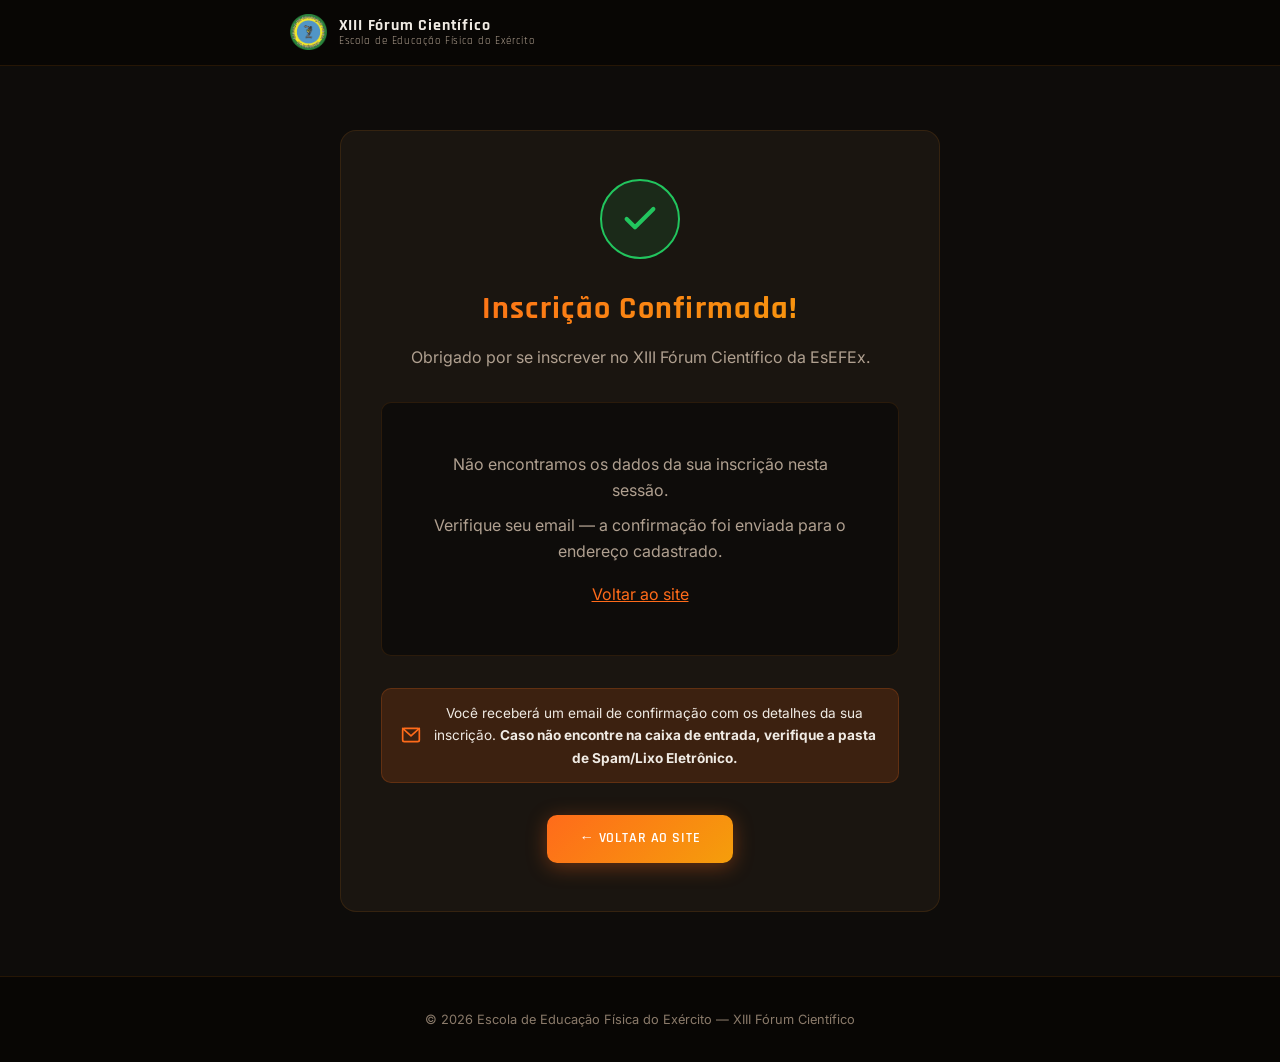
<file: inscricao-confirmada.html>
<!DOCTYPE html>
<html lang="pt-BR">
<head>
  <meta charset="UTF-8" />
  <meta name="viewport" content="width=device-width, initial-scale=1.0" />
  <title>Inscrição Confirmada — XIII Fórum Científico da EsEFEx</title>
  <meta name="description" content="Sua inscrição no XIII Fórum Científico da EsEFEx foi confirmada com sucesso." />
  <link rel="icon" type="image/png" href="Logo esefex.png" />
  <link rel="preconnect" href="https://fonts.googleapis.com" />
  <link rel="preconnect" href="https://fonts.gstatic.com" crossorigin />
  <link href="https://fonts.googleapis.com/css2?family=Rajdhani:wght@600;700&family=Inter:wght@400;500&display=swap" rel="stylesheet" />
  <style>
    :root {
      --bg:          #0e0c0a;
      --bg-2:        #131008;
      --bg-card:     #1a1510;
      --bg-card-h:   #211a12;
      --border:      rgba(220,120,20,.14);
      --border-h:    rgba(220,120,20,.40);
      --fire:        #ff6b1a;
      --fire-dim:    rgba(255,107,26,.15);
      --amber:       #f59e0b;
      --green:       #22c55e;
      --green-dim:   rgba(34,197,94,.12);
      --grad:        linear-gradient(135deg,#ff6b1a 0%,#f59e0b 100%);
      --text:        #f0ebe4;
      --text-dim:    #b0a090;
      --text-muted:  #8a7a6a;
      --font-head:   'Rajdhani', sans-serif;
      --font-body:   'Inter', sans-serif;
      --radius:      10px;
      --radius-lg:   16px;
      --shadow:      0 8px 32px rgba(0,0,0,.6);
      --trans:       .25s ease;
    }
    .skip-link {
      position:absolute;top:-100%;left:50%;transform:translateX(-50%);
      background:var(--fire);color:#0e0c0a;padding:.5rem 1.5rem;
      font-family:var(--font-head);font-weight:700;font-size:.9rem;
      border-radius:0 0 10px 10px;z-index:99999;text-decoration:none;transition:top .2s;
    }
    .skip-link:focus{top:0;}
    *, *::before, *::after { box-sizing: border-box; margin: 0; padding: 0; }
    html { scroll-behavior: smooth; }
    body {
      background: var(--bg);
      color: var(--text);
      font-family: var(--font-body);
      font-size: 16px;
      line-height: 1.65;
      -webkit-font-smoothing: antialiased;
      min-height: 100vh;
      display: flex;
      flex-direction: column;
    }
    img { display: block; max-width: 100%; }
    a { color: inherit; text-decoration: none; }
    .container { width: min(700px, 100% - 3rem); margin-inline: auto; }

    /* ── TOPBAR ── */
    .topbar {
      background: #080604;
      border-bottom: 1px solid var(--border);
      padding: .9rem 0;
    }
    .topbar__inner { display: flex; align-items: center; justify-content: space-between; gap: 1rem; }
    .topbar__brand { display: flex; align-items: center; gap: .75rem; }
    .topbar__logo { height: 36px; width: auto; }
    .topbar__title {
      font-family: var(--font-head); font-size: 1rem; font-weight: 700;
      letter-spacing: .05em; color: var(--text); line-height: 1.2;
    }
    .topbar__title span { display: block; font-size: .7rem; font-weight: 400; color: var(--text-dim); letter-spacing: .08em; }

    /* ── CONTENT ── */
    .confirm {
      flex: 1; display: flex; align-items: center; justify-content: center;
      padding: 4rem 0;
    }
    .confirm__card {
      background: var(--bg-card); border: 1px solid var(--border);
      border-radius: var(--radius-lg); padding: 3rem 2.5rem;
      text-align: center; max-width: 600px; width: 100%;
    }
    .confirm__icon {
      width: 80px; height: 80px; border-radius: 50%;
      background: var(--green-dim); border: 2px solid var(--green);
      display: flex; align-items: center; justify-content: center;
      margin: 0 auto 1.5rem;
    }
    .confirm__icon svg { width: 40px; height: 40px; stroke: var(--green); }
    .confirm__title {
      font-family: var(--font-head); font-size: 2rem; font-weight: 700;
      letter-spacing: .04em; margin-bottom: .5rem;
      background: var(--grad); -webkit-background-clip: text;
      -webkit-text-fill-color: transparent; background-clip: text;
    }
    .confirm__sub {
      color: var(--text-dim); font-size: 1rem; margin-bottom: 2rem;
    }

    /* Summary */
    .confirm__summary {
      background: var(--bg); border: 1px solid var(--border);
      border-radius: var(--radius); padding: 1.5rem;
      text-align: left; margin-bottom: 2rem;
    }
    .confirm__summary-title {
      font-family: var(--font-head); font-size: .85rem; font-weight: 600;
      letter-spacing: .08em; text-transform: uppercase; color: var(--text-dim);
      margin-bottom: 1rem;
    }
    .confirm__row {
      display: flex; justify-content: space-between; padding: .45rem 0;
      font-size: .9rem; border-bottom: 1px solid rgba(220,120,20,.06);
    }
    .confirm__row:last-child { border-bottom: none; }
    .confirm__row-label { color: var(--text-dim); }
    .confirm__row-value { font-weight: 500; }
    .confirm__row--total {
      border-top: 1px solid var(--border-h); margin-top: .5rem; padding-top: .75rem;
      font-family: var(--font-head); font-size: 1.1rem; font-weight: 700;
    }
    .confirm__row--total .confirm__row-value { color: var(--fire); }

    .confirm__email-notice {
      background: var(--fire-dim); border: 1px solid rgba(255,107,26,.2);
      border-radius: var(--radius); padding: .8rem 1.2rem;
      font-size: .85rem; color: var(--text); margin-bottom: 2rem;
      display: flex; align-items: center; gap: .6rem;
    }
    .confirm__email-notice svg { flex-shrink: 0; width: 20px; height: 20px; stroke: var(--fire); }

    .btn {
      display: inline-flex; align-items: center; gap: .5rem;
      font-family: var(--font-head); font-size: .9rem; font-weight: 600;
      letter-spacing: .06em; text-transform: uppercase;
      border-radius: var(--radius); padding: .75rem 2rem;
      border: none; cursor: pointer; transition: all var(--trans);
      background: var(--grad); color: #fff;
      box-shadow: 0 4px 20px rgba(255,107,26,.35);
    }
    .btn:hover { transform: translateY(-2px); box-shadow: 0 6px 28px rgba(255,107,26,.45); }

    /* ── FOOTER ── */
    .sub-footer {
      background: #080604; border-top: 1px solid var(--border);
      padding: 2rem 0; text-align: center;
      color: var(--text-muted); font-size: .8rem;
    }

    /* ── NO DATA STATE ── */
    .confirm__nodata {
      color: var(--text-dim); font-size: 1rem;
      padding: 2rem 0;
    }

    /* ── RESPONSIVE ── */
    @media (max-width: 768px) {
      .container { width: calc(100% - 2rem); }
      .topbar__title { font-size: .85rem; }
      .topbar__title span { font-size: .6rem; }
      .topbar__logo { height: 28px; }
      .confirm { padding: 2rem 0; }
      .confirm__card { padding: 2rem 1.25rem; }
      .confirm__icon { width: 64px; height: 64px; }
      .confirm__icon svg { width: 32px; height: 32px; }
      .confirm__title { font-size: 1.6rem; }
      .confirm__sub { font-size: .9rem; }
      .confirm__summary { padding: 1.25rem; }
      .confirm__row { flex-wrap: wrap; gap: .25rem; font-size: .85rem; }
      .confirm__row--total { font-size: 1rem; }
      .confirm__email-notice { font-size: .8rem; flex-direction: column; text-align: center; gap: .4rem; }
      .btn { font-size: .8rem; padding: .65rem 1.5rem; }
    }

    @media (max-width: 380px) {
      .confirm__card { padding: 1.5rem 1rem; }
      .confirm__title { font-size: 1.4rem; }
      .topbar__title span { display: none; }
    }
  </style>
</head>
<body>
  <a href="#confirmacao" class="skip-link">Pular para o conteúdo</a>

  <!-- ── TOPBAR ── -->
  <header class="topbar">
    <div class="container">
      <div class="topbar__inner">
        <a href="index.html" class="topbar__brand">
          <img src="Logo esefex.png" alt="EsEFEx" class="topbar__logo" />
          <div class="topbar__title">
            XIII Fórum Científico
            <span>Escola de Educação Física do Exército</span>
          </div>
        </a>
      </div>
    </div>
  </header>

  <!-- ── CONFIRM ── -->
  <main class="confirm" id="confirmacao">
    <div class="confirm__card" id="confirmCard">
      <div class="confirm__icon">
        <svg xmlns="http://www.w3.org/2000/svg" viewBox="0 0 24 24" fill="none" stroke-width="2.5" stroke-linecap="round" stroke-linejoin="round">
          <polyline points="20 6 9 17 4 12" />
        </svg>
      </div>
      <h1 class="confirm__title">Inscrição Confirmada!</h1>
      <p class="confirm__sub" id="confirmSub">Obrigado por se inscrever no XIII Fórum Científico da EsEFEx.</p>

      <div class="confirm__summary" id="confirmSummary">
        <p class="confirm__summary-title">Resumo da inscrição</p>
        <div id="summaryRows"></div>
      </div>

      <div class="confirm__email-notice">
        <svg xmlns="http://www.w3.org/2000/svg" viewBox="0 0 24 24" fill="none" stroke-width="2" stroke-linecap="round" stroke-linejoin="round">
          <rect x="2" y="4" width="20" height="16" rx="2" />
          <polyline points="22,4 12,13 2,4" />
        </svg>
        <span>Você receberá um email de confirmação com os detalhes da sua inscrição. <strong>Caso não encontre na caixa de entrada, verifique a pasta de Spam/Lixo Eletrônico.</strong></span>
      </div>

      <a href="index.html" class="btn">← Voltar ao site</a>
    </div>
  </main>

  <!-- ── FOOTER ── -->
  <footer class="sub-footer">
    <div class="container">
      <p>&copy; 2026 Escola de Educação Física do Exército — XIII Fórum Científico</p>
    </div>
  </footer>

  <script>
    const data = JSON.parse(sessionStorage.getItem('inscricao_data') || 'null');
    const summaryRows = document.getElementById('summaryRows');
    const confirmSub  = document.getElementById('confirmSub');

    if (data) {
      confirmSub.textContent = `Obrigado, ${data.nome.split(' ')[0]}! Sua inscrição no XIII Fórum Científico da EsEFEx foi confirmada.`;

      let html = '';
      html += `<div class="confirm__row"><span class="confirm__row-label">Nome</span><span class="confirm__row-value">${data.nome}</span></div>`;
      html += `<div class="confirm__row"><span class="confirm__row-label">Email</span><span class="confirm__row-value">${data.email}</span></div>`;

      data.items.forEach(item => {
        html += `<div class="confirm__row"><span class="confirm__row-label">${item.tipo} × ${item.quantidade}</span><span class="confirm__row-value">R$ ${(item.preco * item.quantidade).toFixed(2).replace('.', ',')}</span></div>`;
      });

      html += `<div class="confirm__row confirm__row--total"><span class="confirm__row-label">Total pago</span><span class="confirm__row-value">R$ ${data.total.toFixed(2).replace('.', ',')}</span></div>`;

      if (data.paymentId) {
        html += `<div class="confirm__row"><span class="confirm__row-label">ID do pagamento</span><span class="confirm__row-value">#${data.paymentId}</span></div>`;
      }

      summaryRows.innerHTML = html;
      sessionStorage.removeItem('inscricao_data');
    } else {
      document.getElementById('confirmSummary').innerHTML = '<div style="text-align:center;padding:1.5rem;color:var(--text-dim);"><p>Não encontramos os dados da sua inscrição nesta sessão.</p><p style="margin-top:.5rem;">Verifique seu email — a confirmação foi enviada para o endereço cadastrado.</p><a href="index.html" style="display:inline-block;margin-top:1rem;color:var(--fire);text-decoration:underline;">Voltar ao site</a></div>';
    }
  </script>

</body>
</html>
</file>
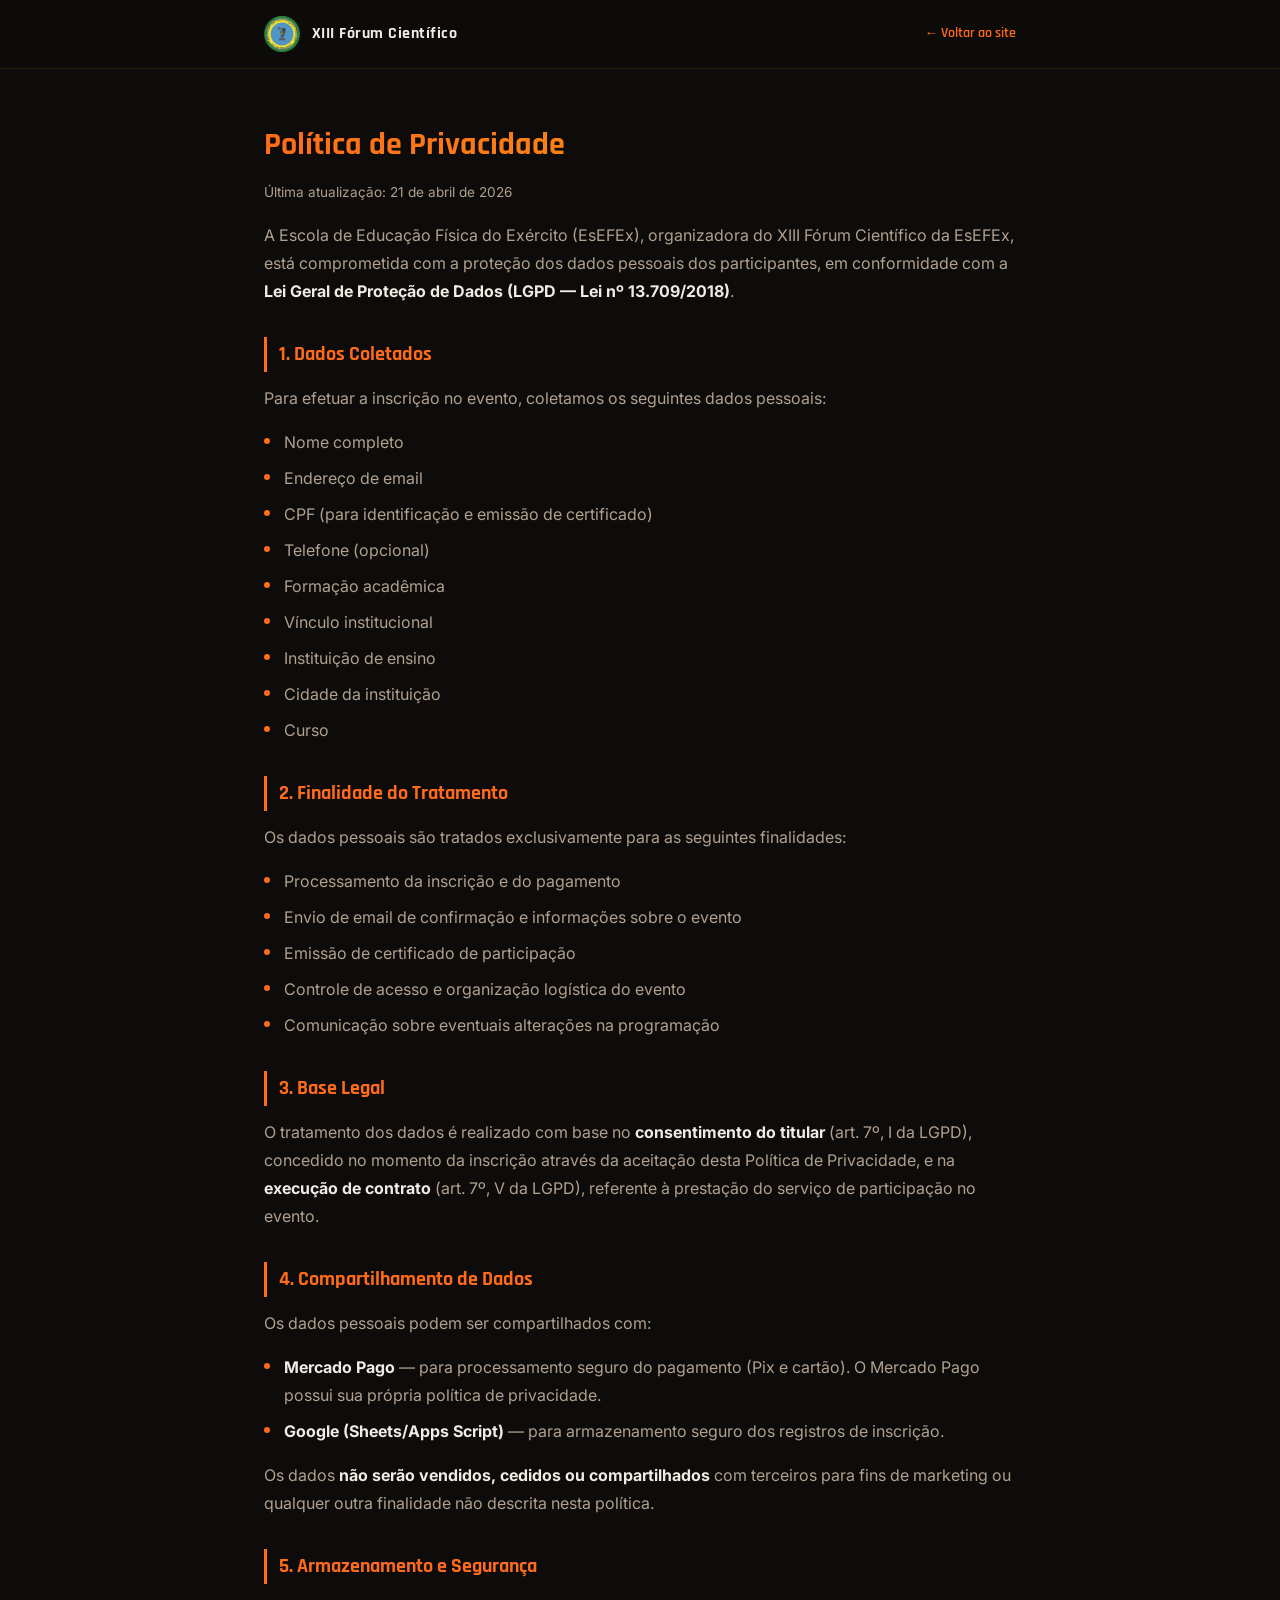
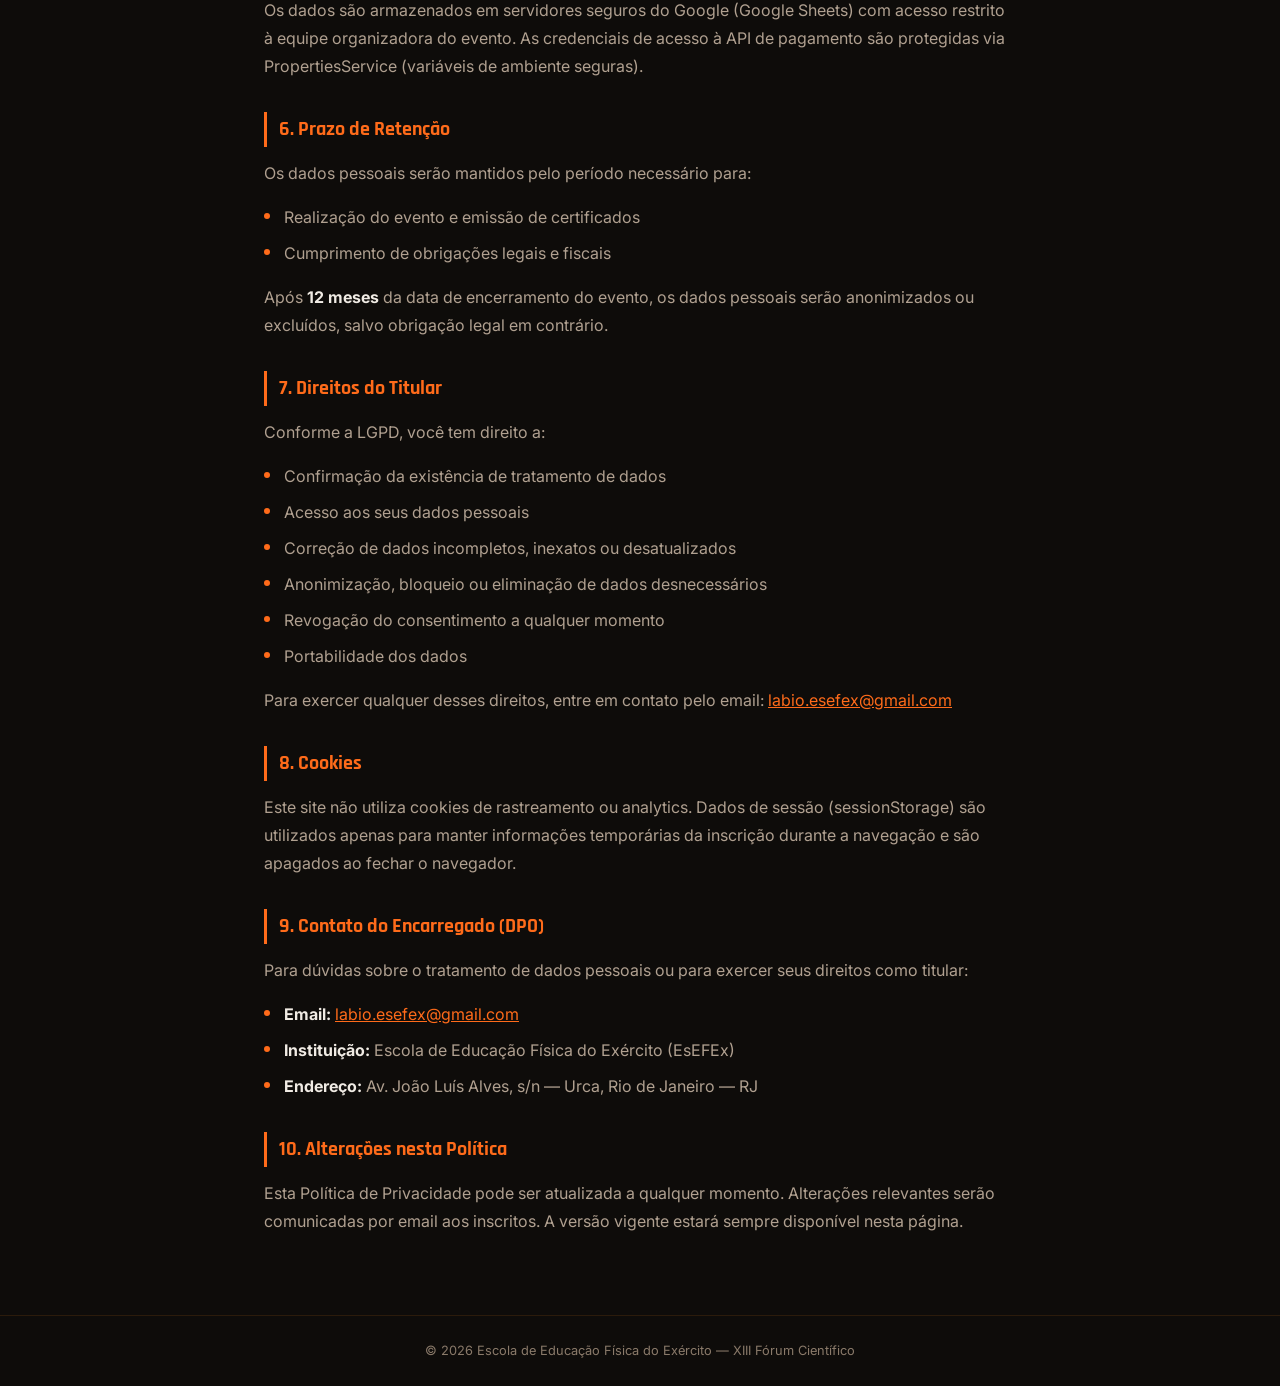
<file: privacidade.html>
<!DOCTYPE html>
<html lang="pt-BR">
<head>
  <meta charset="UTF-8" />
  <meta name="viewport" content="width=device-width, initial-scale=1.0" />
  <title>Política de Privacidade — XIII Fórum Científico da EsEFEx</title>
  <meta name="description" content="Política de Privacidade do XIII Fórum Científico da EsEFEx — Tratamento de dados pessoais conforme a LGPD." />
  <link rel="canonical" href="https://forumesefex.com/privacidade.html" />
  <link rel="icon" type="image/png" href="Logo esefex.png" />
  <link rel="preconnect" href="https://fonts.googleapis.com" />
  <link rel="preconnect" href="https://fonts.gstatic.com" crossorigin />
  <link href="https://fonts.googleapis.com/css2?family=Rajdhani:wght@600;700&family=Inter:wght@400;500&display=swap" rel="stylesheet" />
  <style>
    :root {
      --bg:          #0e0c0a;
      --bg-card:     #1a1510;
      --border:      rgba(220,120,20,.14);
      --fire:        #ff6b1a;
      --amber:       #f59e0b;
      --grad:        linear-gradient(135deg,#ff6b1a 0%,#f59e0b 100%);
      --text:        #f0ebe4;
      --text-dim:    #b0a090;
      --text-muted:  #8a7a6a;
      --font-head:   'Rajdhani', sans-serif;
      --font-body:   'Inter', sans-serif;
      --radius:      10px;
      --radius-lg:   16px;
      --trans:       .25s ease;
    }
    .skip-link {
      position:absolute;top:-100%;left:50%;transform:translateX(-50%);
      background:var(--fire);color:#0e0c0a;padding:.5rem 1.5rem;
      font-family:var(--font-head);font-weight:700;font-size:.9rem;
      border-radius:0 0 10px 10px;z-index:99999;text-decoration:none;transition:top .2s;
    }
    .skip-link:focus{top:0;}
    *, *::before, *::after { box-sizing: border-box; margin: 0; padding: 0; }
    html { scroll-behavior: smooth; }
    body {
      background: var(--bg);
      color: var(--text);
      font-family: var(--font-body);
      font-size: 16px;
      line-height: 1.75;
      -webkit-font-smoothing: antialiased;
    }
    .container { max-width: 800px; margin: 0 auto; padding: 0 1.5rem; }

    .topbar {
      background: rgba(14,12,10,.95);
      border-bottom: 1px solid var(--border);
      padding: 1rem 0;
      backdrop-filter: blur(12px);
    }
    .topbar__inner { display: flex; align-items: center; justify-content: space-between; }
    .topbar__brand { display: flex; align-items: center; gap: .75rem; text-decoration: none; }
    .topbar__logo { width: 36px; height: 36px; }
    .topbar__title {
      font-family: var(--font-head); font-size: 1rem; font-weight: 700;
      color: var(--text); letter-spacing: .03em;
    }
    .topbar__back {
      font-family: var(--font-head); font-size: .85rem; font-weight: 600;
      color: var(--fire); text-decoration: none;
      transition: color var(--trans);
    }
    .topbar__back:hover { color: var(--amber); }

    .privacy { padding: 3rem 0 4rem; }
    .privacy__title {
      font-family: var(--font-head); font-size: 2rem; font-weight: 700;
      background: var(--grad); -webkit-background-clip: text; -webkit-text-fill-color: transparent;
      background-clip: text; margin-bottom: .5rem;
    }
    .privacy__updated {
      color: var(--text-muted); font-size: .85rem; margin-bottom: 2.5rem;
    }
    .privacy h2 {
      font-family: var(--font-head); font-size: 1.25rem; font-weight: 700;
      color: var(--fire); margin: 2rem 0 .75rem; border-left: 3px solid var(--fire);
      padding-left: .75rem;
    }
    .privacy p { color: var(--text-dim); margin-bottom: 1rem; }
    .privacy ul {
      list-style: none; padding-left: 0; margin-bottom: 1rem;
    }
    .privacy ul li {
      position: relative; padding-left: 1.25rem; color: var(--text-dim); margin-bottom: .5rem;
    }
    .privacy ul li::before {
      content: ''; position: absolute; left: 0; top: .65em;
      width: 6px; height: 6px; border-radius: 50%;
      background: var(--fire);
    }
    .privacy a { color: var(--fire); text-decoration: underline; }
    .privacy a:hover { color: var(--amber); }
    .privacy strong { color: var(--text); }

    .sub-footer {
      border-top: 1px solid var(--border);
      padding: 1.5rem 0; text-align: center;
    }
    .sub-footer p { font-size: .8rem; color: var(--text-muted); }

    @media (max-width: 480px) {
      .privacy__title { font-size: 1.5rem; }
      .privacy h2 { font-size: 1.1rem; }
    }
  </style>
</head>
<body>
  <a href="#main-content" class="skip-link">Pular para o conteúdo</a>

  <header class="topbar">
    <div class="container topbar__inner">
      <a href="index.html" class="topbar__brand">
        <img src="Logo esefex.png" alt="Logo EsEFEx" class="topbar__logo" />
        <span class="topbar__title">XIII Fórum Científico</span>
      </a>
      <a href="index.html" class="topbar__back">&larr; Voltar ao site</a>
    </div>
  </header>

  <main class="privacy" id="main-content">
    <div class="container">
      <h1 class="privacy__title">Política de Privacidade</h1>
      <p class="privacy__updated">Última atualização: 21 de abril de 2026</p>

      <p>A Escola de Educação Física do Exército (EsEFEx), organizadora do XIII Fórum Científico da EsEFEx, está comprometida com a proteção dos dados pessoais dos participantes, em conformidade com a <strong>Lei Geral de Proteção de Dados (LGPD — Lei nº 13.709/2018)</strong>.</p>

      <h2>1. Dados Coletados</h2>
      <p>Para efetuar a inscrição no evento, coletamos os seguintes dados pessoais:</p>
      <ul>
        <li>Nome completo</li>
        <li>Endereço de email</li>
        <li>CPF (para identificação e emissão de certificado)</li>
        <li>Telefone (opcional)</li>
        <li>Formação acadêmica</li>
        <li>Vínculo institucional</li>
        <li>Instituição de ensino</li>
        <li>Cidade da instituição</li>
        <li>Curso</li>
      </ul>

      <h2>2. Finalidade do Tratamento</h2>
      <p>Os dados pessoais são tratados exclusivamente para as seguintes finalidades:</p>
      <ul>
        <li>Processamento da inscrição e do pagamento</li>
        <li>Envio de email de confirmação e informações sobre o evento</li>
        <li>Emissão de certificado de participação</li>
        <li>Controle de acesso e organização logística do evento</li>
        <li>Comunicação sobre eventuais alterações na programação</li>
      </ul>

      <h2>3. Base Legal</h2>
      <p>O tratamento dos dados é realizado com base no <strong>consentimento do titular</strong> (art. 7º, I da LGPD), concedido no momento da inscrição através da aceitação desta Política de Privacidade, e na <strong>execução de contrato</strong> (art. 7º, V da LGPD), referente à prestação do serviço de participação no evento.</p>

      <h2>4. Compartilhamento de Dados</h2>
      <p>Os dados pessoais podem ser compartilhados com:</p>
      <ul>
        <li><strong>Mercado Pago</strong> — para processamento seguro do pagamento (Pix e cartão). O Mercado Pago possui sua própria política de privacidade.</li>
        <li><strong>Google (Sheets/Apps Script)</strong> — para armazenamento seguro dos registros de inscrição.</li>
      </ul>
      <p>Os dados <strong>não serão vendidos, cedidos ou compartilhados</strong> com terceiros para fins de marketing ou qualquer outra finalidade não descrita nesta política.</p>

      <h2>5. Armazenamento e Segurança</h2>
      <p>Os dados são armazenados em servidores seguros do Google (Google Sheets) com acesso restrito à equipe organizadora do evento. As credenciais de acesso à API de pagamento são protegidas via PropertiesService (variáveis de ambiente seguras).</p>

      <h2>6. Prazo de Retenção</h2>
      <p>Os dados pessoais serão mantidos pelo período necessário para:</p>
      <ul>
        <li>Realização do evento e emissão de certificados</li>
        <li>Cumprimento de obrigações legais e fiscais</li>
      </ul>
      <p>Após <strong>12 meses</strong> da data de encerramento do evento, os dados pessoais serão anonimizados ou excluídos, salvo obrigação legal em contrário.</p>

      <h2>7. Direitos do Titular</h2>
      <p>Conforme a LGPD, você tem direito a:</p>
      <ul>
        <li>Confirmação da existência de tratamento de dados</li>
        <li>Acesso aos seus dados pessoais</li>
        <li>Correção de dados incompletos, inexatos ou desatualizados</li>
        <li>Anonimização, bloqueio ou eliminação de dados desnecessários</li>
        <li>Revogação do consentimento a qualquer momento</li>
        <li>Portabilidade dos dados</li>
      </ul>
      <p>Para exercer qualquer desses direitos, entre em contato pelo email: <a href="mailto:labio.esefex@gmail.com">labio.esefex@gmail.com</a></p>

      <h2>8. Cookies</h2>
      <p>Este site não utiliza cookies de rastreamento ou analytics. Dados de sessão (sessionStorage) são utilizados apenas para manter informações temporárias da inscrição durante a navegação e são apagados ao fechar o navegador.</p>

      <h2>9. Contato do Encarregado (DPO)</h2>
      <p>Para dúvidas sobre o tratamento de dados pessoais ou para exercer seus direitos como titular:</p>
      <ul>
        <li><strong>Email:</strong> <a href="mailto:labio.esefex@gmail.com">labio.esefex@gmail.com</a></li>
        <li><strong>Instituição:</strong> Escola de Educação Física do Exército (EsEFEx)</li>
        <li><strong>Endereço:</strong> Av. João Luís Alves, s/n — Urca, Rio de Janeiro — RJ</li>
      </ul>

      <h2>10. Alterações nesta Política</h2>
      <p>Esta Política de Privacidade pode ser atualizada a qualquer momento. Alterações relevantes serão comunicadas por email aos inscritos. A versão vigente estará sempre disponível nesta página.</p>
    </div>
  </main>

  <footer class="sub-footer">
    <div class="container">
      <p>&copy; 2026 Escola de Educação Física do Exército — XIII Fórum Científico</p>
    </div>
  </footer>

</body>
</html>
</file>
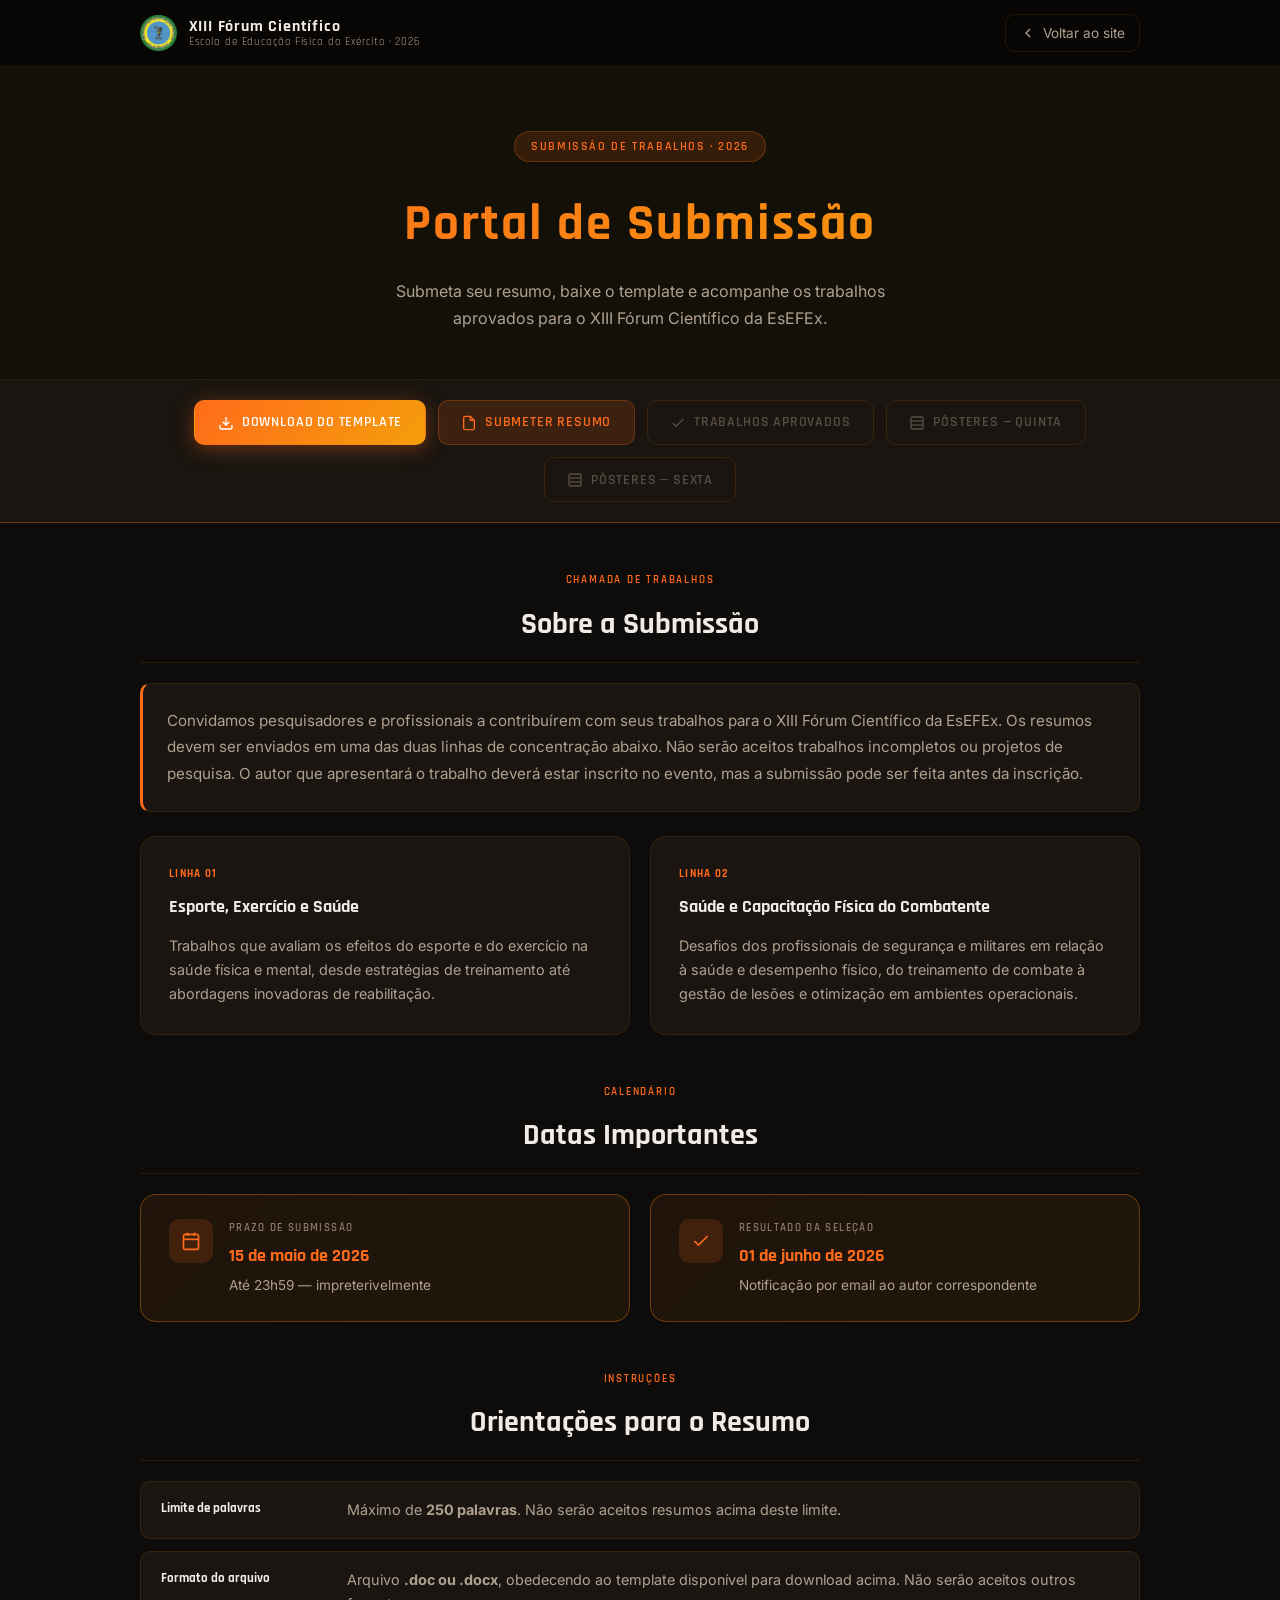
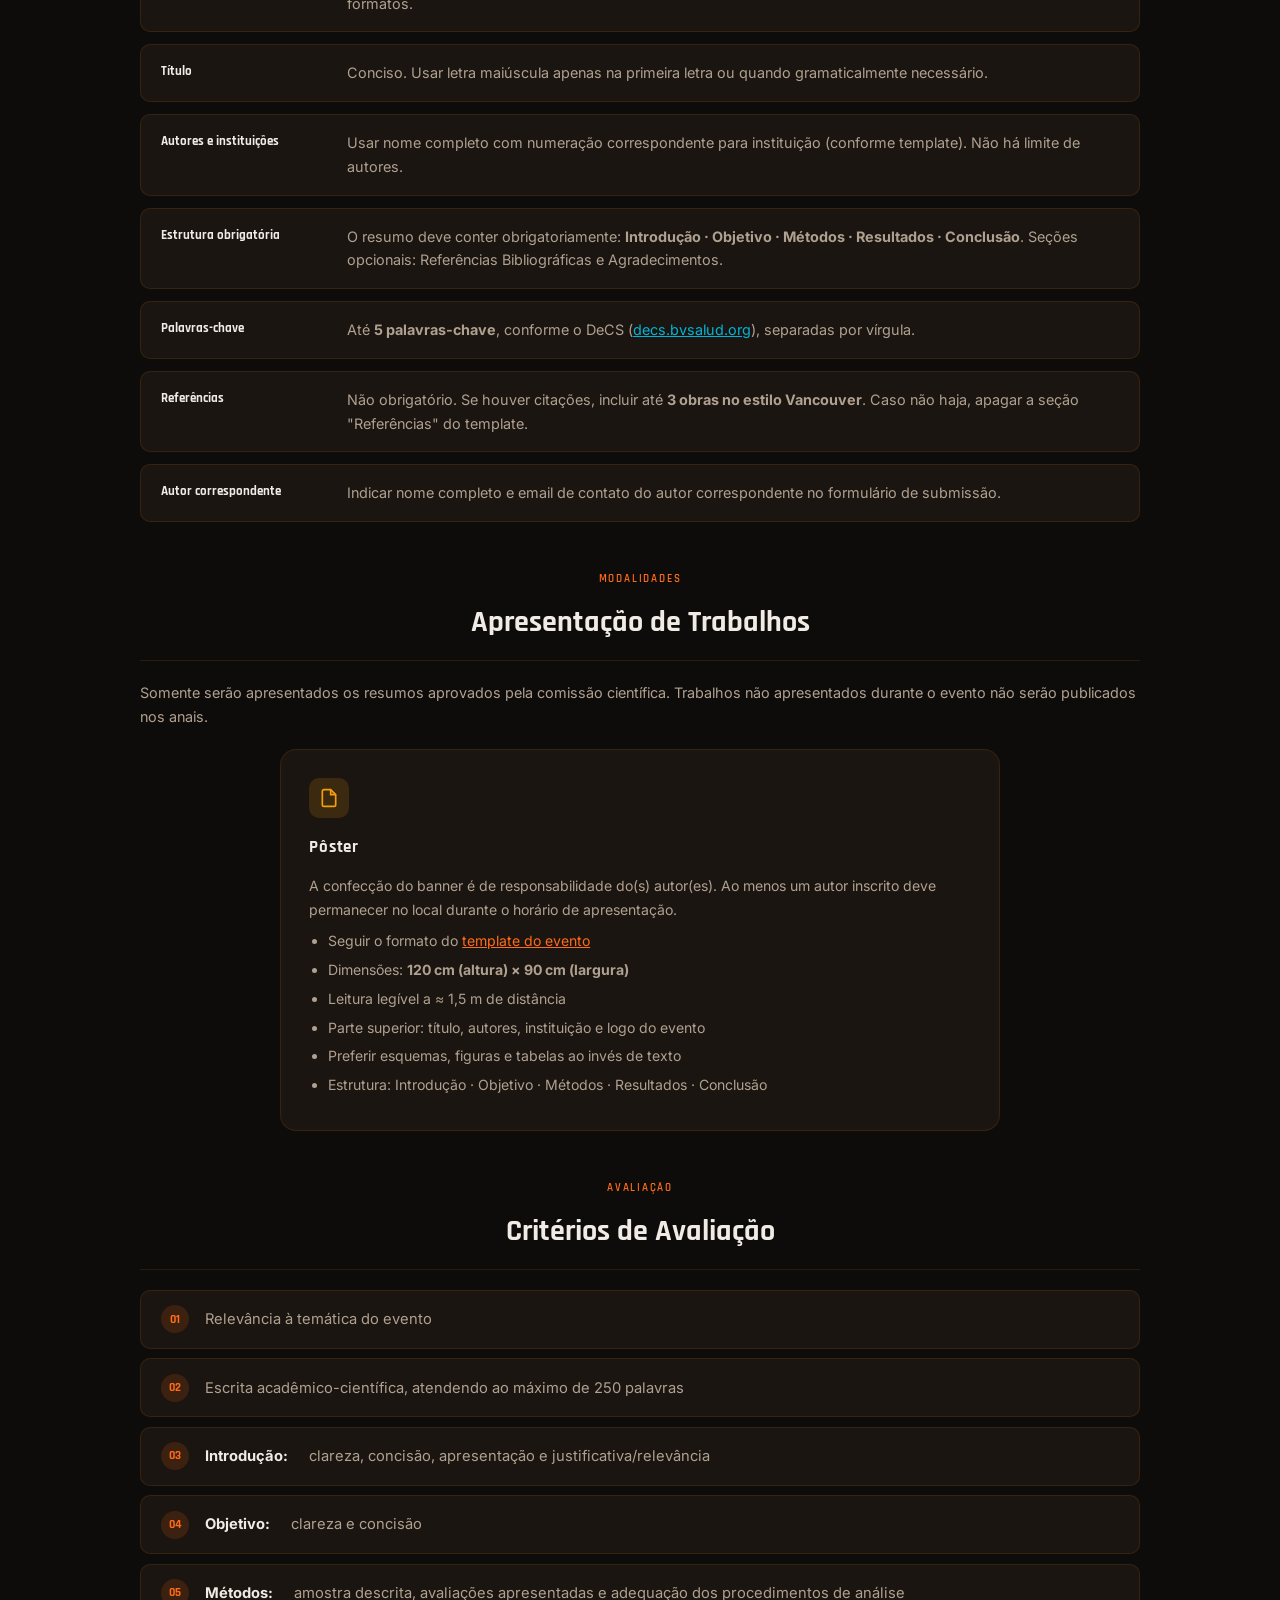
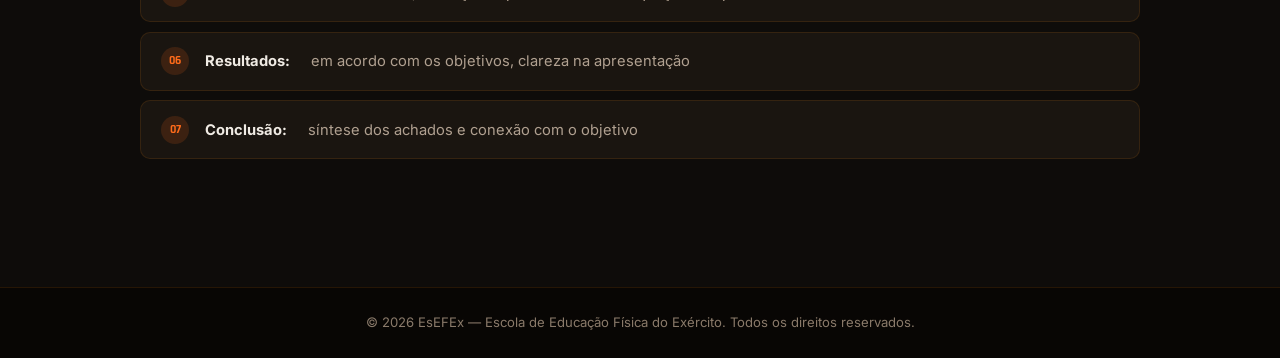
<file: submissao.html>
<!DOCTYPE html>
<html lang="pt-BR">
<head>
  <meta charset="UTF-8" />
  <meta name="viewport" content="width=device-width, initial-scale=1.0" />
  <title>Submissão de Trabalhos — XIII Fórum EsEFEx 2026</title>
  <meta name="description" content="Portal de submissão de resumos para o XIII Fórum Científico da EsEFEx 2026." />
  <link rel="canonical" href="https://forumesefex.com/submissao.html" />
  <link rel="icon" type="image/png" href="Logo esefex.png" />
  <link rel="preconnect" href="https://fonts.googleapis.com" />
  <link rel="preconnect" href="https://fonts.gstatic.com" crossorigin />
  <link href="https://fonts.googleapis.com/css2?family=Rajdhani:wght@600;700&family=Inter:wght@400;500&display=swap" rel="stylesheet" />
  <style>
    /* ── TOKENS (espelho do site principal) ── */
    :root {
      --bg:          #0e0c0a;
      --bg-2:        #131008;
      --bg-card:     #1a1510;
      --bg-card-h:   #211a12;
      --border:      rgba(220,120,20,.14);
      --border-h:    rgba(220,120,20,.40);
      --fire:        #ff6b1a;
      --fire-dim:    rgba(255,107,26,.15);
      --fire-glow:   rgba(255,107,26,.40);
      --amber:       #f59e0b;
      --amber-dim:   rgba(245,158,11,.15);
      --cyan:        #00b4d8;
      --grad:        linear-gradient(135deg,#ff6b1a 0%,#f59e0b 100%);
      --grad-subtle: linear-gradient(135deg,rgba(255,107,26,.08) 0%,rgba(245,158,11,.08) 100%);
      --text:        #f0ebe4;
      --text-dim:    #b0a090;
      --text-muted:  #8a7a6a;
      --font-head:   'Rajdhani', sans-serif;
      --font-body:   'Inter', sans-serif;
      --radius:      10px;
      --radius-lg:   16px;
      --shadow:      0 8px 32px rgba(0,0,0,.6);
      --shadow-fire: 0 0 28px rgba(255,107,26,.22);
      --trans:       .25s ease;
    }
    .skip-link {
      position:absolute;top:-100%;left:50%;transform:translateX(-50%);
      background:var(--fire);color:#0e0c0a;padding:.5rem 1.5rem;
      font-family:var(--font-head);font-weight:700;font-size:.9rem;
      border-radius:0 0 10px 10px;z-index:99999;text-decoration:none;transition:top .2s;
    }
    .skip-link:focus{top:0;}
    *, *::before, *::after { box-sizing: border-box; margin: 0; padding: 0; }
    html { scroll-behavior: smooth; }
    body {
      background: var(--bg);
      color: var(--text);
      font-family: var(--font-body);
      font-size: 16px;
      line-height: 1.65;
      -webkit-font-smoothing: antialiased;
    }
    img { display: block; max-width: 100%; }
    a { color: inherit; text-decoration: none; }
    ul { list-style: none; }

    .container { width: min(1000px, 100% - 3rem); margin-inline: auto; }

    /* ── TOPBAR ── */
    .topbar {
      background: #080604;
      border-bottom: 1px solid var(--border);
      padding: .9rem 0;
      position: sticky;
      top: 0;
      z-index: 100;
    }
    .topbar__inner {
      display: flex;
      align-items: center;
      justify-content: space-between;
      gap: 1rem;
    }
    .topbar__brand {
      display: flex;
      align-items: center;
      gap: .75rem;
    }
    .topbar__logo {
      height: 36px;
      width: auto;
    }
    .topbar__title {
      font-family: var(--font-head);
      font-size: 1rem;
      font-weight: 700;
      letter-spacing: .05em;
      color: var(--text);
      line-height: 1.2;
    }
    .topbar__title span {
      display: block;
      font-size: .7rem;
      font-weight: 400;
      color: var(--text-dim);
      letter-spacing: .08em;
    }
    .topbar__back {
      display: flex;
      align-items: center;
      gap: .4rem;
      font-size: .85rem;
      color: var(--text-dim);
      border: 1px solid var(--border);
      border-radius: var(--radius);
      padding: .4rem .9rem;
      transition: color var(--trans), border-color var(--trans);
      white-space: nowrap;
    }
    .topbar__back:hover { color: var(--fire); border-color: var(--border-h); }

    /* ── HERO ── */
    .sub-hero {
      padding: 4rem 0 3rem;
      text-align: center;
      background: var(--bg-2);
      border-bottom: 1px solid var(--border);
    }
    .sub-hero__badge {
      display: inline-block;
      font-family: var(--font-head);
      font-size: .72rem;
      font-weight: 600;
      letter-spacing: .14em;
      text-transform: uppercase;
      color: var(--fire);
      background: var(--fire-dim);
      border: 1px solid rgba(255,107,26,.25);
      border-radius: 99px;
      padding: .3rem 1rem;
      margin-bottom: 1.25rem;
    }
    .sub-hero__title {
      font-family: var(--font-head);
      font-size: clamp(2rem, 5vw, 3.2rem);
      font-weight: 700;
      letter-spacing: .04em;
      background: var(--grad);
      -webkit-background-clip: text;
      -webkit-text-fill-color: transparent;
      background-clip: text;
      margin-bottom: .75rem;
    }
    .sub-hero__sub {
      color: var(--text-dim);
      font-size: 1rem;
      max-width: 560px;
      margin: 0 auto;
    }

    /* ── ACTION BAR ── */
    .action-bar {
      background: var(--bg-card);
      border-bottom: 1px solid var(--border-h);
      padding: 1.25rem 0;
    }
    .action-bar__inner {
      display: flex;
      flex-wrap: wrap;
      gap: .75rem;
      justify-content: center;
    }
    .btn {
      display: inline-flex;
      align-items: center;
      gap: .5rem;
      font-family: var(--font-head);
      font-size: .85rem;
      font-weight: 600;
      letter-spacing: .06em;
      text-transform: uppercase;
      border-radius: var(--radius);
      padding: .65rem 1.4rem;
      border: 1px solid transparent;
      transition: all var(--trans);
      cursor: pointer;
      white-space: nowrap;
    }
    .btn--primary {
      background: var(--grad);
      color: #fff;
      box-shadow: 0 4px 20px rgba(255,107,26,.35);
    }
    .btn--primary:hover { transform: translateY(-2px); box-shadow: 0 8px 28px rgba(255,107,26,.5); }
    .btn--outline {
      background: transparent;
      color: var(--text-dim);
      border-color: var(--border-h);
    }
    .btn--outline:hover { color: var(--text); border-color: var(--fire); }
    .btn--ghost {
      background: var(--fire-dim);
      color: var(--fire);
      border-color: rgba(255,107,26,.25);
    }
    .btn--ghost:hover { background: rgba(255,107,26,.25); }
    .btn--disabled {
      opacity: .4;
      pointer-events: none;
    }

    /* ── MAIN CONTENT ── */
    .sub-main { padding: 3rem 0 5rem; }
    .sub-section { margin-bottom: 3rem; }
    .sub-section__label {
      font-family: var(--font-head);
      font-size: .7rem;
      font-weight: 600;
      letter-spacing: .16em;
      text-transform: uppercase;
      color: var(--fire);
      margin-bottom: .6rem;
      text-align: center;
    }
    .sub-section__title {
      font-family: var(--font-head);
      font-size: clamp(1.4rem, 3vw, 1.9rem);
      font-weight: 700;
      color: var(--text);
      margin-bottom: 1.25rem;
      padding-bottom: .75rem;
      border-bottom: 1px solid var(--border);
      text-align: center;
    }

    /* ── INTRO TEXT ── */
    .intro-text {
      background: var(--bg-card);
      border: 1px solid var(--border);
      border-left: 3px solid var(--fire);
      border-radius: var(--radius);
      padding: 1.5rem;
      color: var(--text-dim);
      font-size: .95rem;
      line-height: 1.75;
      margin-bottom: 1.5rem;
    }

    /* ── LINHAS GRID ── */
    .linhas-grid {
      display: grid;
      grid-template-columns: 1fr 1fr;
      gap: 1.25rem;
    }
    .linha-card {
      background: var(--bg-card);
      border: 1px solid var(--border);
      border-radius: var(--radius-lg);
      padding: 1.75rem;
      transition: border-color var(--trans), box-shadow var(--trans);
    }
    .linha-card:hover { border-color: var(--border-h); box-shadow: var(--shadow-fire); }
    .linha-card__num {
      font-family: var(--font-head);
      font-size: .7rem;
      font-weight: 700;
      letter-spacing: .12em;
      color: var(--fire);
      text-transform: uppercase;
      margin-bottom: .5rem;
    }
    .linha-card__title {
      font-family: var(--font-head);
      font-size: 1.15rem;
      font-weight: 700;
      color: var(--text);
      margin-bottom: .75rem;
    }
    .linha-card__desc { font-size: .9rem; color: var(--text-dim); line-height: 1.65; }

    /* ── DATAS ── */
    .datas-grid {
      display: grid;
      grid-template-columns: 1fr 1fr;
      gap: 1.25rem;
    }
    .data-card {
      background: var(--grad-subtle);
      border: 1px solid var(--border-h);
      border-radius: var(--radius-lg);
      padding: 1.5rem 1.75rem;
      display: flex;
      align-items: flex-start;
      gap: 1rem;
    }
    .data-card__icon {
      width: 44px;
      height: 44px;
      flex-shrink: 0;
      background: var(--fire-dim);
      border-radius: var(--radius);
      display: flex;
      align-items: center;
      justify-content: center;
      color: var(--fire);
    }
    .data-card__label {
      font-family: var(--font-head);
      font-size: .7rem;
      font-weight: 600;
      letter-spacing: .12em;
      text-transform: uppercase;
      color: var(--text-muted);
      margin-bottom: .3rem;
    }
    .data-card__date {
      font-family: var(--font-head);
      font-size: 1.1rem;
      font-weight: 700;
      color: var(--fire);
    }
    .data-card__desc { font-size: .85rem; color: var(--text-dim); margin-top: .2rem; }

    /* ── ORIENTAÇÕES ── */
    .orientacoes-list {
      display: flex;
      flex-direction: column;
      gap: .75rem;
    }
    .orientacao-item {
      background: var(--bg-card);
      border: 1px solid var(--border);
      border-radius: var(--radius);
      padding: 1rem 1.25rem;
      display: flex;
      gap: 1rem;
      align-items: flex-start;
      font-size: .9rem;
      line-height: 1.65;
      color: var(--text-dim);
      transition: border-color var(--trans);
    }
    .orientacao-item:hover { border-color: var(--border-h); }
    .orientacao-item__key {
      font-family: var(--font-head);
      font-size: .8rem;
      font-weight: 700;
      color: var(--text);
      white-space: nowrap;
      min-width: 170px;
    }
    .orientacao-item a { color: var(--cyan); text-decoration: underline; }

    /* ── APRESENTAÇÃO ── */
    .modalidade-grid {
      display: grid;
      grid-template-columns: 1fr 1fr;
      gap: 1.25rem;
    }
    .modalidade-grid--single {
      grid-template-columns: 1fr;
      max-width: 720px;
      margin: 0 auto;
    }
    .modalidade-card {
      background: var(--bg-card);
      border: 1px solid var(--border);
      border-radius: var(--radius-lg);
      padding: 1.75rem;
      transition: border-color var(--trans);
    }
    .modalidade-card:hover { border-color: var(--border-h); }
    .modalidade-card__icon {
      width: 40px; height: 40px;
      background: var(--amber-dim);
      border-radius: var(--radius);
      display: flex; align-items: center; justify-content: center;
      color: var(--amber);
      margin-bottom: 1rem;
    }
    .modalidade-card__title {
      font-family: var(--font-head);
      font-size: 1.05rem;
      font-weight: 700;
      color: var(--text);
      letter-spacing: .05em;
      margin-bottom: .75rem;
    }
    .modalidade-card__body { font-size: .88rem; color: var(--text-dim); line-height: 1.7; }
    .modalidade-card__body ul { list-style: disc; padding-left: 1.2rem; margin-top: .5rem; }
    .modalidade-card__body li { margin-bottom: .3rem; }

    /* ── CRITÉRIOS ── */
    .criterios-list {
      display: flex;
      flex-direction: column;
      gap: .6rem;
      counter-reset: crit;
    }
    .criterio-item {
      background: var(--bg-card);
      border: 1px solid var(--border);
      border-radius: var(--radius);
      padding: .9rem 1.25rem;
      display: flex;
      align-items: center;
      gap: 1rem;
      font-size: .92rem;
      color: var(--text-dim);
      transition: border-color var(--trans);
    }
    .criterio-item:hover { border-color: var(--border-h); color: var(--text); }
    .criterio-item__num {
      font-family: var(--font-head);
      font-size: .75rem;
      font-weight: 700;
      color: var(--fire);
      background: var(--fire-dim);
      width: 28px; height: 28px;
      border-radius: 50%;
      display: flex; align-items: center; justify-content: center;
      flex-shrink: 0;
    }

    /* ── COMISSÃO (ACCORDION) ── */
    .accordion {
      border: 1px solid var(--border);
      border-radius: var(--radius-lg);
      overflow: hidden;
    }
    .accordion__trigger {
      width: 100%;
      background: var(--bg-card);
      border: none;
      padding: 1.25rem 1.5rem;
      display: flex;
      align-items: center;
      justify-content: space-between;
      cursor: pointer;
      font-family: var(--font-head);
      font-size: 1rem;
      font-weight: 700;
      color: var(--text);
      letter-spacing: .04em;
      transition: background var(--trans);
    }
    .accordion__trigger:hover { background: var(--bg-card-h); }
    .accordion__trigger svg {
      transition: transform var(--trans);
      color: var(--text-dim);
      flex-shrink: 0;
    }
    .accordion__trigger.open svg { transform: rotate(180deg); }
    .accordion__body {
      display: none;
      padding: 1.5rem;
      background: var(--bg);
      border-top: 1px solid var(--border);
    }
    .accordion__body.open { display: block; }
    .comissao-coord {
      font-family: var(--font-head);
      font-size: .7rem;
      font-weight: 600;
      letter-spacing: .12em;
      text-transform: uppercase;
      color: var(--fire);
      margin-bottom: .5rem;
    }
    .comissao-grid {
      display: grid;
      grid-template-columns: repeat(auto-fill, minmax(280px, 1fr));
      gap: .5rem;
      margin-top: .75rem;
    }
    .comissao-item {
      background: var(--bg-card);
      border: 1px solid var(--border);
      border-radius: var(--radius);
      padding: .6rem 1rem;
      font-size: .85rem;
    }
    .comissao-item__name { color: var(--text); font-weight: 500; }
    .comissao-item__inst { color: var(--text-muted); font-size: .78rem; }

    /* ── FOOTER ── */
    .sub-footer {
      background: #080604;
      border-top: 1px solid var(--border);
      padding: 1.5rem 0;
      text-align: center;
      font-size: .82rem;
      color: var(--text-muted);
    }

    /* ── RESPONSIVE ── */
    @media (max-width: 700px) {
      .linhas-grid, .datas-grid, .modalidade-grid { grid-template-columns: 1fr; }
      .data-card { flex-direction: column; align-items: center; text-align: center; }
      .data-card__icon { margin: 0 auto; }
      .topbar__back span { display: none; }
      .topbar__title { font-size: .85rem; }
      .topbar__title span { font-size: .6rem; }
      .topbar__logo { height: 28px; }
      .sub-hero { padding: 2.5rem 0 2rem; }
      .sub-hero__sub { font-size: .9rem; }
      .action-bar { padding: 1rem 0; }
      .action-bar__inner { flex-direction: column; align-items: stretch; gap: .6rem; }
      .btn { justify-content: center; font-size: .78rem; padding: .7rem 1rem; white-space: normal; }
      .sub-main { padding: 2rem 0 3rem; }
      .sub-section { margin-bottom: 2rem; }
      .sub-section__title { margin-bottom: 1rem; padding-bottom: .5rem; }
      .linha-card, .modalidade-card { padding: 1.25rem; }
      .modalidade-card { text-align: center; }
      .modalidade-card__icon { margin: 0 auto .75rem; }
      .modalidade-card__body { text-align: left; }
      .linha-card__title, .modalidade-card__title { font-size: 1rem; }
      .data-card { padding: 1.25rem; gap: .85rem; }
      .data-card__icon { width: 38px; height: 38px; }
      .data-card__date { font-size: 1rem; }
      .data-card__desc { font-size: .8rem; }
      .orientacao-item { flex-direction: column; gap: .3rem; padding: .85rem 1rem; font-size: .85rem; }
      .orientacao-item__key { min-width: unset; font-size: .75rem; }
      .criterio-item { padding: .8rem 1rem; font-size: .85rem; gap: .75rem; align-items: flex-start; }
      .criterio-item__num { width: 26px; height: 26px; font-size: .7rem; flex-shrink: 0; }
    }

    @media (max-width: 400px) {
      .container { width: calc(100% - 2rem); }
      .topbar__title span { display: none; }
      .sub-hero__title { font-size: 1.7rem; }
      .sub-hero__badge { font-size: .7rem; padding: .25rem .75rem; }
      .data-card { flex-direction: column; align-items: flex-start; gap: .6rem; }
      .btn { font-size: .72rem; padding: .65rem .75rem; letter-spacing: .04em; }
    }
  </style>
</head>
<body>
  <a href="#main-content" class="skip-link">Pular para o conteúdo</a>

  <!-- TOPBAR -->
  <header class="topbar">
    <div class="container topbar__inner">
      <div class="topbar__brand">
        <img src="Logo esefex.png" alt="Logo EsEFEx" class="topbar__logo">
        <div class="topbar__title">
          XIII Fórum Científico
          <span>Escola de Educação Física do Exército · 2026</span>
        </div>
      </div>
      <a href="index.html" class="topbar__back">
        <svg width="16" height="16" viewBox="0 0 24 24" fill="none" stroke="currentColor" stroke-width="2"><polyline points="15 18 9 12 15 6"/></svg>
        <span>Voltar ao site</span>
      </a>
    </div>
  </header>

  <!-- HERO -->
  <section class="sub-hero">
    <div class="container">
      <div class="sub-hero__badge">Submissão de Trabalhos · 2026</div>
      <h1 class="sub-hero__title">Portal de Submissão</h1>
      <p class="sub-hero__sub">Submeta seu resumo, baixe o template e acompanhe os trabalhos aprovados para o XIII Fórum Científico da EsEFEx.</p>
    </div>
  </section>

  <!-- ACTION BAR -->
  <div class="action-bar">
    <div class="container action-bar__inner">
      <a href="Documentos/template-forum.docx" download class="btn btn--primary">
        <svg width="16" height="16" viewBox="0 0 24 24" fill="none" stroke="currentColor" stroke-width="2"><path d="M21 15v4a2 2 0 01-2 2H5a2 2 0 01-2-2v-4"/><polyline points="7 10 12 15 17 10"/><line x1="12" y1="15" x2="12" y2="3"/></svg>
        Download do Template
      </a>
      <a href="https://docs.google.com/forms/d/e/1FAIpQLScvWvH1U3xk30anKAWsBWaI2UCXc6UsoDewCYJydHFKgRi1DA/viewform" target="_blank" rel="noopener" class="btn btn--ghost">
        <svg width="16" height="16" viewBox="0 0 24 24" fill="none" stroke="currentColor" stroke-width="2"><path d="M14 2H6a2 2 0 00-2 2v16a2 2 0 002 2h12a2 2 0 002-2V8z"/><polyline points="14 2 14 8 20 8"/></svg>
        Submeter Resumo
      </a>
      <a href="Documentos/Submissao/Aprovacao.pdf" target="_blank" rel="noopener" class="btn btn--outline btn--disabled">
        <svg width="16" height="16" viewBox="0 0 24 24" fill="none" stroke="currentColor" stroke-width="2"><polyline points="20 6 9 17 4 12"/></svg>
        Trabalhos Aprovados
      </a>
      <a href="Documentos/Submissao/posteres-quinta.pdf" target="_blank" rel="noopener" class="btn btn--outline btn--disabled">
        <svg width="16" height="16" viewBox="0 0 24 24" fill="none" stroke="currentColor" stroke-width="2"><rect x="3" y="3" width="18" height="18" rx="2"/><line x1="3" y1="9" x2="21" y2="9"/><line x1="3" y1="15" x2="21" y2="15"/></svg>
        Pôsteres — Quinta
      </a>
      <a href="Documentos/Submissao/posteres-sexta.pdf" target="_blank" rel="noopener" class="btn btn--outline btn--disabled">
        <svg width="16" height="16" viewBox="0 0 24 24" fill="none" stroke="currentColor" stroke-width="2"><rect x="3" y="3" width="18" height="18" rx="2"/><line x1="3" y1="9" x2="21" y2="9"/><line x1="3" y1="15" x2="21" y2="15"/></svg>
        Pôsteres — Sexta
      </a>
    </div>
  </div>

  <!-- MAIN -->
  <main class="sub-main" id="main-content">
    <div class="container">

      <!-- 1. CHAMADA -->
      <section class="sub-section">
        <div class="sub-section__label">Chamada de Trabalhos</div>
        <h2 class="sub-section__title">Sobre a Submissão</h2>
        <p class="intro-text">
          Convidamos pesquisadores e profissionais a contribuírem com seus trabalhos para o XIII Fórum Científico da EsEFEx. Os resumos devem ser enviados em uma das duas linhas de concentração abaixo. Não serão aceitos trabalhos incompletos ou projetos de pesquisa. O autor que apresentará o trabalho deverá estar inscrito no evento, mas a submissão pode ser feita antes da inscrição.
        </p>

        <div class="linhas-grid">
          <div class="linha-card">
            <div class="linha-card__num">Linha 01</div>
            <div class="linha-card__title">Esporte, Exercício e Saúde</div>
            <p class="linha-card__desc">Trabalhos que avaliam os efeitos do esporte e do exercício na saúde física e mental, desde estratégias de treinamento até abordagens inovadoras de reabilitação.</p>
          </div>
          <div class="linha-card">
            <div class="linha-card__num">Linha 02</div>
            <div class="linha-card__title">Saúde e Capacitação Física do Combatente</div>
            <p class="linha-card__desc">Desafios dos profissionais de segurança e militares em relação à saúde e desempenho físico, do treinamento de combate à gestão de lesões e otimização em ambientes operacionais.</p>
          </div>
        </div>
      </section>

      <!-- 2. DATAS IMPORTANTES -->
      <section class="sub-section">
        <div class="sub-section__label">Calendário</div>
        <h2 class="sub-section__title">Datas Importantes</h2>
        <div class="datas-grid">
          <div class="data-card">
            <div class="data-card__icon">
              <svg width="20" height="20" viewBox="0 0 24 24" fill="none" stroke="currentColor" stroke-width="2"><rect x="3" y="4" width="18" height="18" rx="2"/><line x1="16" y1="2" x2="16" y2="6"/><line x1="8" y1="2" x2="8" y2="6"/><line x1="3" y1="10" x2="21" y2="10"/></svg>
            </div>
            <div>
              <div class="data-card__label">Prazo de Submissão</div>
              <div class="data-card__date">15 de maio de 2026</div>
              <div class="data-card__desc">Até 23h59 — impreterivelmente</div>
            </div>
          </div>
          <div class="data-card">
            <div class="data-card__icon">
              <svg width="20" height="20" viewBox="0 0 24 24" fill="none" stroke="currentColor" stroke-width="2"><polyline points="20 6 9 17 4 12"/></svg>
            </div>
            <div>
              <div class="data-card__label">Resultado da Seleção</div>
              <div class="data-card__date">01 de junho de 2026</div>
              <div class="data-card__desc">Notificação por email ao autor correspondente</div>
            </div>
          </div>
        </div>
      </section>

      <!-- 3. ORIENTAÇÕES -->
      <section class="sub-section">
        <div class="sub-section__label">Instruções</div>
        <h2 class="sub-section__title">Orientações para o Resumo</h2>
        <div class="orientacoes-list">
          <div class="orientacao-item">
            <div class="orientacao-item__key">Limite de palavras</div>
            <div>Máximo de <strong>250 palavras</strong>. Não serão aceitos resumos acima deste limite.</div>
          </div>
          <div class="orientacao-item">
            <div class="orientacao-item__key">Formato do arquivo</div>
            <div>Arquivo <strong>.doc ou .docx</strong>, obedecendo ao template disponível para download acima. Não serão aceitos outros formatos.</div>
          </div>
          <div class="orientacao-item">
            <div class="orientacao-item__key">Título</div>
            <div>Conciso. Usar letra maiúscula apenas na primeira letra ou quando gramaticalmente necessário.</div>
          </div>
          <div class="orientacao-item">
            <div class="orientacao-item__key">Autores e instituições</div>
            <div>Usar nome completo com numeração correspondente para instituição (conforme template). Não há limite de autores.</div>
          </div>
          <div class="orientacao-item">
            <div class="orientacao-item__key">Estrutura obrigatória</div>
            <div>O resumo deve conter obrigatoriamente: <strong>Introdução · Objetivo · Métodos · Resultados · Conclusão</strong>. Seções opcionais: Referências Bibliográficas e Agradecimentos.</div>
          </div>
          <div class="orientacao-item">
            <div class="orientacao-item__key">Palavras-chave</div>
            <div>Até <strong>5 palavras-chave</strong>, conforme o DeCS (<a href="https://decs.bvsalud.org/" target="_blank" rel="noopener">decs.bvsalud.org</a>), separadas por vírgula.</div>
          </div>
          <div class="orientacao-item">
            <div class="orientacao-item__key">Referências</div>
            <div>Não obrigatório. Se houver citações, incluir até <strong>3 obras no estilo Vancouver</strong>. Caso não haja, apagar a seção "Referências" do template.</div>
          </div>
          <div class="orientacao-item">
            <div class="orientacao-item__key">Autor correspondente</div>
            <div>Indicar nome completo e email de contato do autor correspondente no formulário de submissão.</div>
          </div>
        </div>
      </section>

      <!-- 4. APRESENTAÇÃO -->
      <section class="sub-section">
        <div class="sub-section__label">Modalidades</div>
        <h2 class="sub-section__title">Apresentação de Trabalhos</h2>
        <p style="color:var(--text-dim);font-size:.9rem;margin-bottom:1.25rem;">Somente serão apresentados os resumos aprovados pela comissão científica. Trabalhos não apresentados durante o evento não serão publicados nos anais.</p>
        <div class="modalidade-grid modalidade-grid--single">
          <div class="modalidade-card">
            <div class="modalidade-card__icon">
              <svg width="20" height="20" viewBox="0 0 24 24" fill="none" stroke="currentColor" stroke-width="2"><path d="M14 2H6a2 2 0 00-2 2v16a2 2 0 002 2h12a2 2 0 002-2V8z"/><polyline points="14 2 14 8 20 8"/></svg>
            </div>
            <div class="modalidade-card__title">Pôster</div>
            <div class="modalidade-card__body">
              A confecção do banner é de responsabilidade do(s) autor(es). Ao menos um autor inscrito deve permanecer no local durante o horário de apresentação.
              <ul>
                <li>Seguir o formato do <a href="Documentos/template-forum.docx" download style="color:var(--fire);text-decoration:underline;">template do evento</a></li>
                <li>Dimensões: <strong>120 cm (altura) × 90 cm (largura)</strong></li>
                <li>Leitura legível a ≈ 1,5 m de distância</li>
                <li>Parte superior: título, autores, instituição e logo do evento</li>
                <li>Preferir esquemas, figuras e tabelas ao invés de texto</li>
                <li>Estrutura: Introdução · Objetivo · Métodos · Resultados · Conclusão</li>
              </ul>
            </div>
          </div>
        </div>
      </section>

      <!-- 5. CRITÉRIOS -->
      <section class="sub-section">
        <div class="sub-section__label">Avaliação</div>
        <h2 class="sub-section__title">Critérios de Avaliação</h2>
        <div class="criterios-list">
          <div class="criterio-item"><div class="criterio-item__num">01</div>Relevância à temática do evento</div>
          <div class="criterio-item"><div class="criterio-item__num">02</div>Escrita acadêmico-científica, atendendo ao máximo de 250 palavras</div>
          <div class="criterio-item"><div class="criterio-item__num">03</div><strong style="color:var(--text);margin-right:.3rem">Introdução:</strong> clareza, concisão, apresentação e justificativa/relevância</div>
          <div class="criterio-item"><div class="criterio-item__num">04</div><strong style="color:var(--text);margin-right:.3rem">Objetivo:</strong> clareza e concisão</div>
          <div class="criterio-item"><div class="criterio-item__num">05</div><strong style="color:var(--text);margin-right:.3rem">Métodos:</strong> amostra descrita, avaliações apresentadas e adequação dos procedimentos de análise</div>
          <div class="criterio-item"><div class="criterio-item__num">06</div><strong style="color:var(--text);margin-right:.3rem">Resultados:</strong> em acordo com os objetivos, clareza na apresentação</div>
          <div class="criterio-item"><div class="criterio-item__num">07</div><strong style="color:var(--text);margin-right:.3rem">Conclusão:</strong> síntese dos achados e conexão com o objetivo</div>
        </div>
      </section>


    </div>
  </main>

  <footer class="sub-footer">
    <div class="container">
      &copy; 2026 EsEFEx — Escola de Educação Física do Exército. Todos os direitos reservados.
    </div>
  </footer>

  <script>
    const trigger = document.getElementById('acc-trigger');
    const body = document.getElementById('acc-body');
    trigger.addEventListener('click', () => {
      const open = body.classList.toggle('open');
      trigger.classList.toggle('open', open);
      trigger.setAttribute('aria-expanded', open);
    });
  </script>
</body>
</html>
</file>
